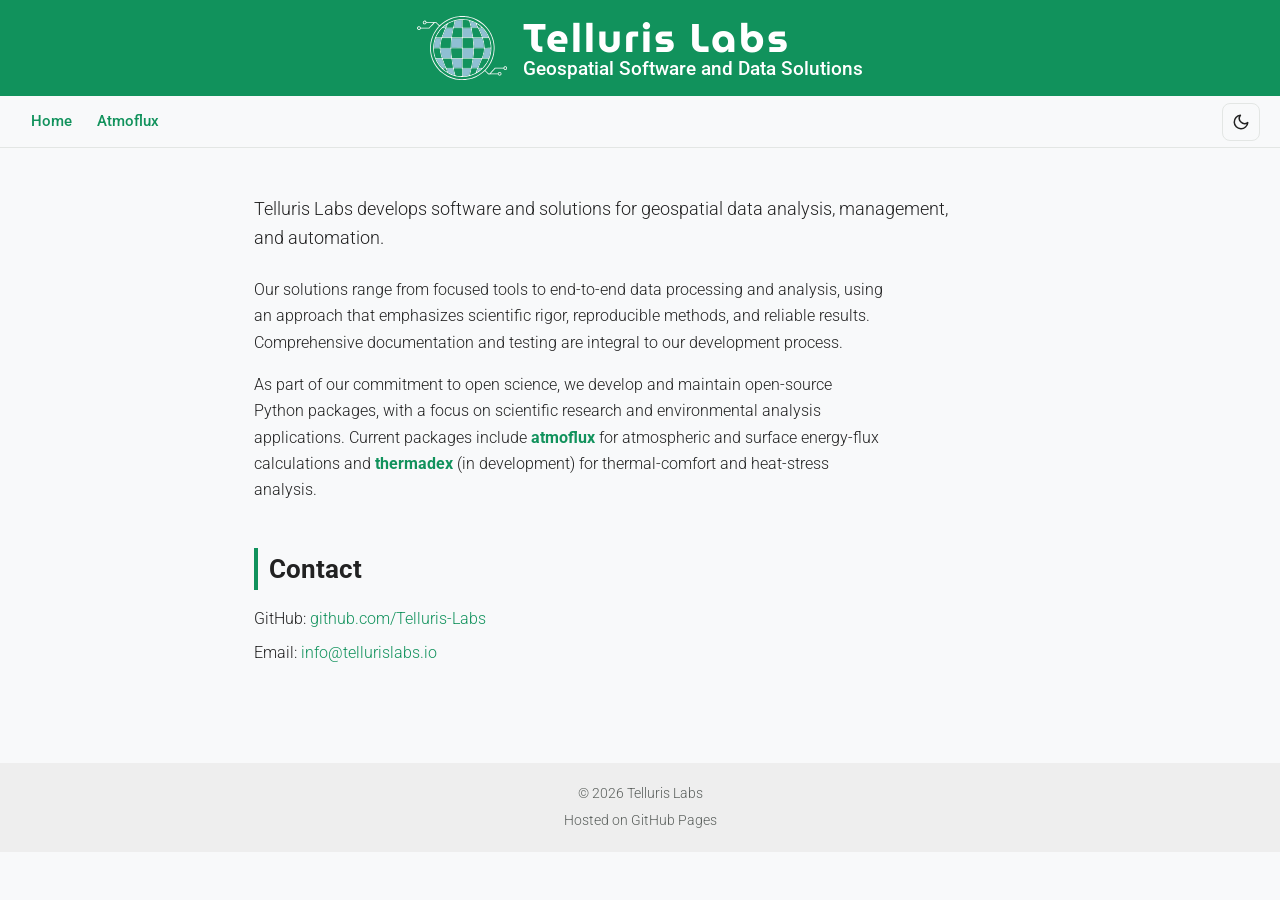
<file: index.html>
<!DOCTYPE html>
<html lang="en" data-theme="light">

<head>
  <meta charset="UTF-8">
  <meta name="viewport" content="width=device-width, initial-scale=1.0">
  <title>Telluris Labs</title>
  <meta name="description" content="Telluris Labs develops software and solutions for geospatial data analysis, management, and automation.">
  <link rel="canonical" href="https://tellurislabs.io/">

  <link rel="preconnect" href="https://fonts.googleapis.com">
  <link rel="preconnect" href="https://fonts.gstatic.com" crossorigin>
  <link href="https://fonts.googleapis.com/css2?family=MuseoModerno:wght@700&family=Roboto:wght@300;500;700&family=Roboto+Mono:wght@400;500&display=swap" rel="stylesheet">

  <script>
    (function () {
      try {
        var s = localStorage.getItem("telluris-theme");
        var d = window.matchMedia && window.matchMedia("(prefers-color-scheme: dark)").matches;
        document.documentElement.setAttribute("data-theme", s || (d ? "dark" : "light"));
      } catch (e) {
        var d2 = window.matchMedia && window.matchMedia("(prefers-color-scheme: dark)").matches;
        document.documentElement.setAttribute("data-theme", d2 ? "dark" : "light");
      }
    })();
  </script>

  <link rel="stylesheet" href="/styles.css">
</head>

<body>
  <div class="page simple">
    <header class="site">
      <a href="/" aria-label="Telluris Labs home" style="display:flex;align-items:center;">
        <img src="/full_color.svg" alt="Telluris Labs Logo" class="logo" onerror="this.style.display='none'">
      </a>
      <div class="header-text">
        <h1><a href="/">Telluris Labs</a></h1>
        <p>Geospatial Software and Data Solutions</p>
      </div>
    </header>

    <nav class="subnav" aria-label="Site navigation and tools">
      <div class="topnav-links">
        <a href="/">Home</a>
        <a href="/atmoflux/">Atmoflux</a>
      </div>
      <span class="spacer"></span>
      <button id="themeToggle" class="theme-toggle" type="button"
              aria-label="Toggle dark mode" title="Toggle light / dark theme">
        <svg class="icon-moon" viewBox="0 0 24 24" fill="none" stroke="currentColor"
             stroke-width="2" stroke-linecap="round" stroke-linejoin="round" aria-hidden="true">
          <path d="M21 12.79A9 9 0 1 1 11.21 3 7 7 0 0 0 21 12.79z"></path>
        </svg>
        <svg class="icon-sun" viewBox="0 0 24 24" fill="none" stroke="currentColor"
             stroke-width="2" stroke-linecap="round" stroke-linejoin="round" aria-hidden="true">
          <circle cx="12" cy="12" r="4"></circle>
          <path d="M12 2v2M12 20v2M4.93 4.93l1.41 1.41M17.66 17.66l1.41 1.41M2 12h2M20 12h2M6.34 17.66l-1.41 1.41M19.07 4.93l-1.41 1.41"></path>
        </svg>
      </button>
    </nav>

    <main>
      <p class="intro">
        Telluris Labs develops software and solutions for geospatial data analysis, management,
        and automation.
      </p>

      <p>
        Our solutions range from focused tools to end-to-end data processing and analysis, using an
        approach that emphasizes scientific rigor, reproducible methods, and reliable results.
        Comprehensive documentation and testing are integral to our development process.
      </p>

      <p>
        As part of our commitment to open science, we develop and maintain open-source Python
        packages, with a focus on scientific research and environmental analysis applications.
        Current packages include <strong><a href="/atmoflux/">atmoflux</a></strong> for
        atmospheric and surface energy-flux calculations and
        <strong><a href="/thermadex/">thermadex</a></strong> (in development) for
        thermal-comfort and heat-stress analysis.
      </p>

      <section id="contact">
        <h2>Contact</h2>
        <ul class="contact-list">
          <li>
            GitHub:
            <a href="https://github.com/Telluris-Labs" target="_blank" rel="noopener noreferrer">github.com/Telluris-Labs</a>
          </li>
          <li>
            Email:
            <a href="mailto:info&#64;tellurislabs&#46;io">info&#64;tellurislabs&#46;io</a>
          </li>
        </ul>
      </section>
    </main>

    <footer class="site">
      <div>&copy; 2026 Telluris Labs</div>
      <div>Hosted on GitHub Pages</div>
    </footer>
  </div>

  <script src="/app.js"></script>
</body>

</html>
</file>
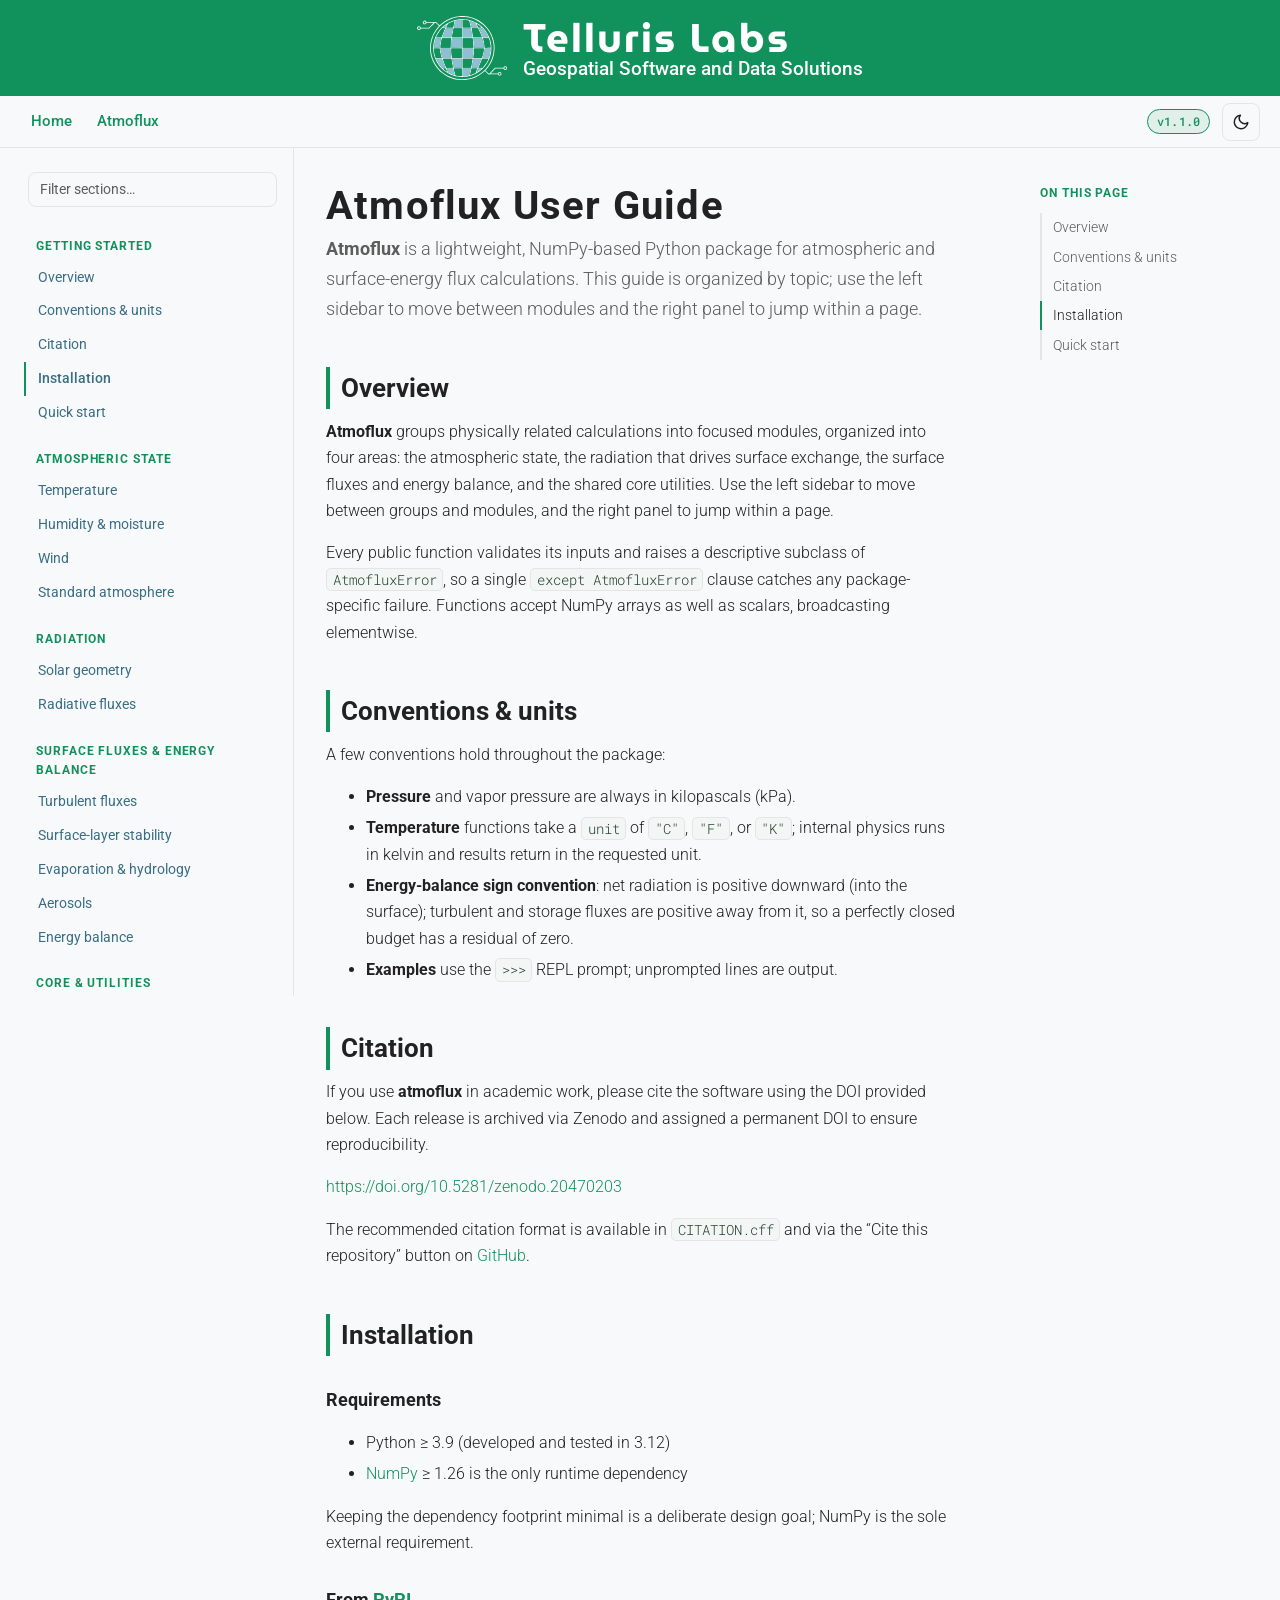
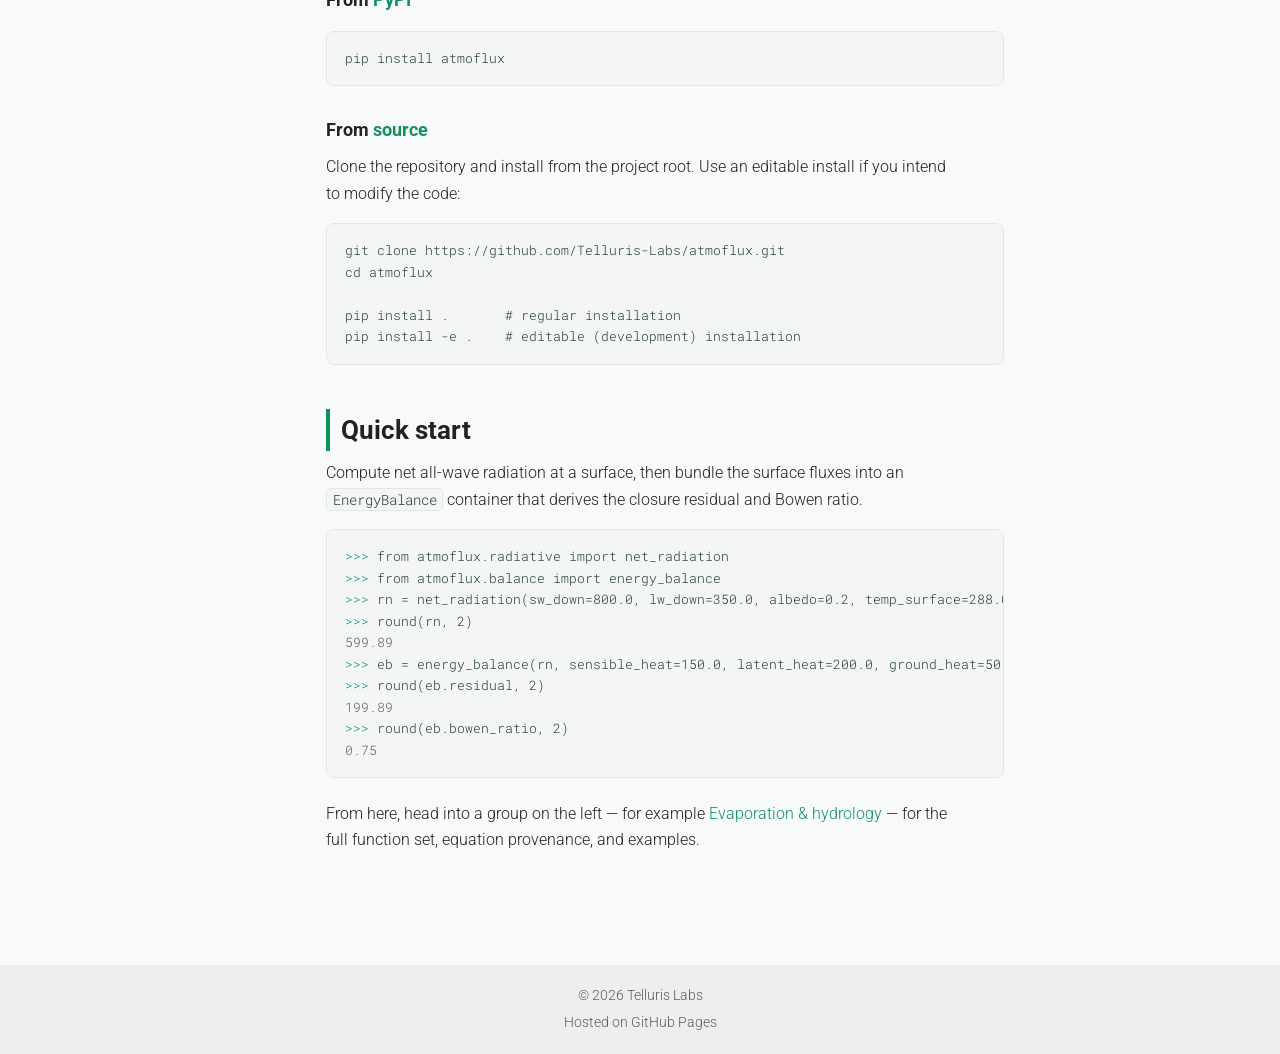
<file: atmoflux/index.html>
<!DOCTYPE html>
<html lang="en" data-theme="light">

<head>
  <meta charset="UTF-8">
  <meta name="viewport" content="width=device-width, initial-scale=1.0">
  <title>Atmoflux User Guide — Telluris Labs</title>
  <meta name="description" content="User guide for atmoflux, a Python package for atmospheric and surface-energy flux calculations by Telluris Labs.">

  <link rel="preconnect" href="https://fonts.googleapis.com">
  <link rel="preconnect" href="https://fonts.gstatic.com" crossorigin>
  <link href="https://fonts.googleapis.com/css2?family=MuseoModerno:wght@700&family=Roboto:wght@300;500;700&family=Roboto+Mono:wght@400;500&display=swap" rel="stylesheet">

  <script>
    (function () {
      try {
        var s = localStorage.getItem("telluris-theme");
        var d = window.matchMedia && window.matchMedia("(prefers-color-scheme: dark)").matches;
        document.documentElement.setAttribute("data-theme", s || (d ? "dark" : "light"));
      } catch (e) {
        var d2 = window.matchMedia && window.matchMedia("(prefers-color-scheme: dark)").matches;
        document.documentElement.setAttribute("data-theme", d2 ? "dark" : "light");
      }
    })();
  </script>

  <link rel="stylesheet" href="/styles.css">
</head>

<body>
  <div class="page">
    <header class="site">
      <a href="/" aria-label="Telluris Labs home" style="display:flex;align-items:center;">
        <img src="/full_color.svg" alt="Telluris Labs Logo" class="logo" onerror="this.style.display='none'">
      </a>
      <div class="header-text">
        <h1><a href="/">Telluris Labs</a></h1>
        <p>Geospatial Software and Data Solutions</p>
      </div>
    </header>
    <nav class="subnav" aria-label="Site navigation and tools">
      <div class="topnav-links">
        <a href="/">Home</a>
        <a href="/atmoflux/">Atmoflux</a>
        <button class="rail-toggle-nav" id="railToggle" type="button"
                aria-expanded="false" aria-controls="railBody" aria-label="Toggle sections menu">
          <span class="caret" aria-hidden="true">▾</span>
        </button>
      </div>
      <span class="spacer"></span>
      <span class="version-pill" title="Documented package version">v1.1.0</span>
      <button id="themeToggle" class="theme-toggle" type="button"
              aria-label="Toggle dark mode" title="Toggle light / dark theme">
        <svg class="icon-moon" viewBox="0 0 24 24" fill="none" stroke="currentColor"
             stroke-width="2" stroke-linecap="round" stroke-linejoin="round" aria-hidden="true">
          <path d="M21 12.79A9 9 0 1 1 11.21 3 7 7 0 0 0 21 12.79z"></path>
        </svg>
        <svg class="icon-sun" viewBox="0 0 24 24" fill="none" stroke="currentColor"
             stroke-width="2" stroke-linecap="round" stroke-linejoin="round" aria-hidden="true">
          <circle cx="12" cy="12" r="4"></circle>
          <path d="M12 2v2M12 20v2M4.93 4.93l1.41 1.41M17.66 17.66l1.41 1.41M2 12h2M20 12h2M6.34 17.66l-1.41 1.41M19.07 4.93l-1.41 1.41"></path>
        </svg>
      </button>
    </nav>

    <div class="layout">
      <aside class="sidebar">
        <div class="rail-body" id="railBody">
          <div class="filter-wrap">
            <input id="navFilter" class="filter-input" type="text"
                   placeholder="Filter sections…" aria-label="Filter guide sections"
                   autocomplete="off" spellcheck="false">
          </div>
        <nav class="toc-nav" id="sidebarNav" aria-label="atmoflux sections">
          <div class="nav-group">
            <a class="group-label" href="/atmoflux/">Getting started</a>
            <a href="/atmoflux/#overview">Overview</a>
            <a href="/atmoflux/#conventions">Conventions &amp; units</a>
            <a href="/atmoflux/#citation">Citation</a>
            <a href="/atmoflux/#installation">Installation</a>
            <a href="/atmoflux/#quickstart">Quick start</a>
          </div>
          <div class="nav-group">
            <a class="group-label" href="/atmoflux/atmospheric-state/">Atmospheric state</a>
            <a href="/atmoflux/atmospheric-state/#temperature">Temperature</a>
            <a href="/atmoflux/atmospheric-state/#humidity">Humidity &amp; moisture</a>
            <a href="/atmoflux/atmospheric-state/#wind">Wind</a>
            <a href="/atmoflux/atmospheric-state/#atmosphere">Standard atmosphere</a>
          </div>
          <div class="nav-group">
            <a class="group-label" href="/atmoflux/radiation/">Radiation</a>
            <a href="/atmoflux/radiation/#solar">Solar geometry</a>
            <a href="/atmoflux/radiation/#radiative">Radiative fluxes</a>
          </div>
          <div class="nav-group">
            <a class="group-label" href="/atmoflux/surface-fluxes/">Surface fluxes &amp; energy balance</a>
            <a href="/atmoflux/surface-fluxes/#turbulent">Turbulent fluxes</a>
            <a href="/atmoflux/surface-fluxes/#stability">Surface-layer stability</a>
            <a href="/atmoflux/surface-fluxes/#hydro">Evaporation &amp; hydrology</a>
            <a href="/atmoflux/surface-fluxes/#aerosols">Aerosols</a>
            <a href="/atmoflux/surface-fluxes/#balance">Energy balance</a>
          </div>
          <div class="nav-group">
            <a class="group-label" href="/atmoflux/core-utilities/">Core &amp; utilities</a>
            <a href="/atmoflux/core-utilities/#core">Core data structures</a>
            <a href="/atmoflux/core-utilities/#constants">Constants</a>
            <a href="/atmoflux/core-utilities/#exceptions">Exceptions</a>
          </div>
        </nav>
          <div class="filter-empty" id="filterEmpty">No matching sections.</div>
        </div>
      </aside>

      <main>
        <h1 class="page-title">Atmoflux User Guide</h1>
        <p class="lede">
          <strong>Atmoflux</strong> is a lightweight, NumPy-based Python package for atmospheric and
          surface-energy flux calculations. This guide is organized by topic; use the left sidebar to
          move between modules and the right panel to jump within a page.
        </p>
        <section id="overview">
          <h2>Overview<a class="anchor" href="#overview" aria-hidden="true">#</a></h2>
          <p>
            <strong>Atmoflux</strong> groups physically related calculations into focused modules,
            organized into four areas: the atmospheric state, the radiation that drives surface
            exchange, the surface fluxes and energy balance, and the shared core utilities. Use the
            left sidebar to move between groups and modules, and the right panel to jump within a page.
          </p>
          <p>
            Every public function validates its inputs and raises a descriptive subclass of
            <code>AtmofluxError</code>, so a single <code>except&nbsp;AtmofluxError</code> clause
            catches any package-specific failure. Functions accept NumPy arrays as well as scalars,
            broadcasting elementwise.
          </p>
        </section>

        <section id="conventions">
          <h2>Conventions &amp; units<a class="anchor" href="#conventions" aria-hidden="true">#</a></h2>
          <p>A few conventions hold throughout the package:</p>
          <ul>
            <li><strong>Pressure</strong> and vapor pressure are always in kilopascals (kPa).</li>
            <li><strong>Temperature</strong> functions take a <code>unit</code> of <code>"C"</code>,
              <code>"F"</code>, or <code>"K"</code>; internal physics runs in kelvin and results
              return in the requested unit.</li>
            <li><strong>Energy-balance sign convention</strong>: net radiation is positive downward
              (into the surface); turbulent and storage fluxes are positive away from it, so a
              perfectly closed budget has a residual of zero.</li>
            <li><strong>Examples</strong> use the <code>&gt;&gt;&gt;</code> REPL prompt; unprompted
              lines are output.</li>
          </ul>
        </section>

        <section id="citation">
          <h2>Citation<a class="anchor" href="#citation" aria-hidden="true">#</a></h2>
          <p>
            If you use <strong>atmoflux</strong> in academic work, please cite the software using the
            DOI provided below. Each release is archived via Zenodo and assigned a permanent DOI to
            ensure reproducibility.
          </p>
          <p>
            <a href="https://doi.org/10.5281/zenodo.20470203" target="_blank" rel="noopener noreferrer">https://doi.org/10.5281/zenodo.20470203</a>
          </p>
          <p>
            The recommended citation format is available in <code>CITATION.cff</code> and via the
            &ldquo;Cite this repository&rdquo; button on
            <a href="https://github.com/Telluris-Labs/atmoflux" target="_blank" rel="noopener noreferrer">GitHub</a>.
          </p>
        </section>

        <section id="installation">
          <h2>Installation<a class="anchor" href="#installation" aria-hidden="true">#</a></h2>
          <h3>Requirements</h3>
          <ul>
            <li>Python &ge; 3.9 (developed and tested in 3.12)</li>
            <li><a href="https://numpy.org/" target="_blank" rel="noopener noreferrer">NumPy</a> &ge; 1.26 is the only runtime dependency</li>
          </ul>
          <p>
            Keeping the dependency footprint minimal is a deliberate design goal; NumPy is the sole
            external requirement.
          </p>
          <h3>From <a href="https://pypi.org/project/atmoflux/" target="_blank" rel="noopener noreferrer">PyPI</a></h3>
          <div class="codeblock"><pre><code>pip install atmoflux</code></pre></div>
          <h3>From <a href="https://github.com/Telluris-Labs/atmoflux" target="_blank" rel="noopener noreferrer">source</a></h3>
          <p>
            Clone the repository and install from the project root. Use an editable install if you
            intend to modify the code:
          </p>
          <div class="codeblock"><pre><code>git clone https://github.com/Telluris-Labs/atmoflux.git
cd atmoflux

pip install .       # regular installation
pip install -e .    # editable (development) installation</code></pre></div>
        </section>

        <section id="quickstart">
          <h2>Quick start<a class="anchor" href="#quickstart" aria-hidden="true">#</a></h2>
          <p>
            Compute net all-wave radiation at a surface, then bundle the surface fluxes into an
            <code>EnergyBalance</code> container that derives the closure residual and Bowen ratio.
          </p>
          <div class="codeblock"><pre><code><span class="prompt">&gt;&gt;&gt; </span>from atmoflux.radiative import net_radiation
<span class="prompt">&gt;&gt;&gt; </span>from atmoflux.balance import energy_balance
<span class="prompt">&gt;&gt;&gt; </span>rn = net_radiation(sw_down=800.0, lw_down=350.0, albedo=0.2, temp_surface=288.0)
<span class="prompt">&gt;&gt;&gt; </span>round(rn, 2)
<span class="out">599.89</span>
<span class="prompt">&gt;&gt;&gt; </span>eb = energy_balance(rn, sensible_heat=150.0, latent_heat=200.0, ground_heat=50.0)
<span class="prompt">&gt;&gt;&gt; </span>round(eb.residual, 2)
<span class="out">199.89</span>
<span class="prompt">&gt;&gt;&gt; </span>round(eb.bowen_ratio, 2)
<span class="out">0.75</span></code></pre></div>
          <p>
            From here, head into a group on the left &mdash; for example
            <a href="/atmoflux/surface-fluxes/#hydro">Evaporation &amp; hydrology</a> &mdash; for the full
            function set, equation provenance, and examples.
          </p>
        </section>
      </main>

      <aside class="onthispage" aria-label="On this page">
        <div class="otp-label">On this page</div>
        <nav id="otpNav">
          <a href="#overview">Overview</a>
          <a href="#conventions">Conventions &amp; units</a>
          <a href="#citation">Citation</a>
          <a href="#installation">Installation</a>
          <a href="#quickstart">Quick start</a>
        </nav>
      </aside>
    </div>

    <footer class="site">
      <div>&copy; 2026 Telluris Labs</div>
      <div>Hosted on GitHub Pages</div>
    </footer>
  </div>

  <script src="/app.js"></script>
</body>

</html>
</file>
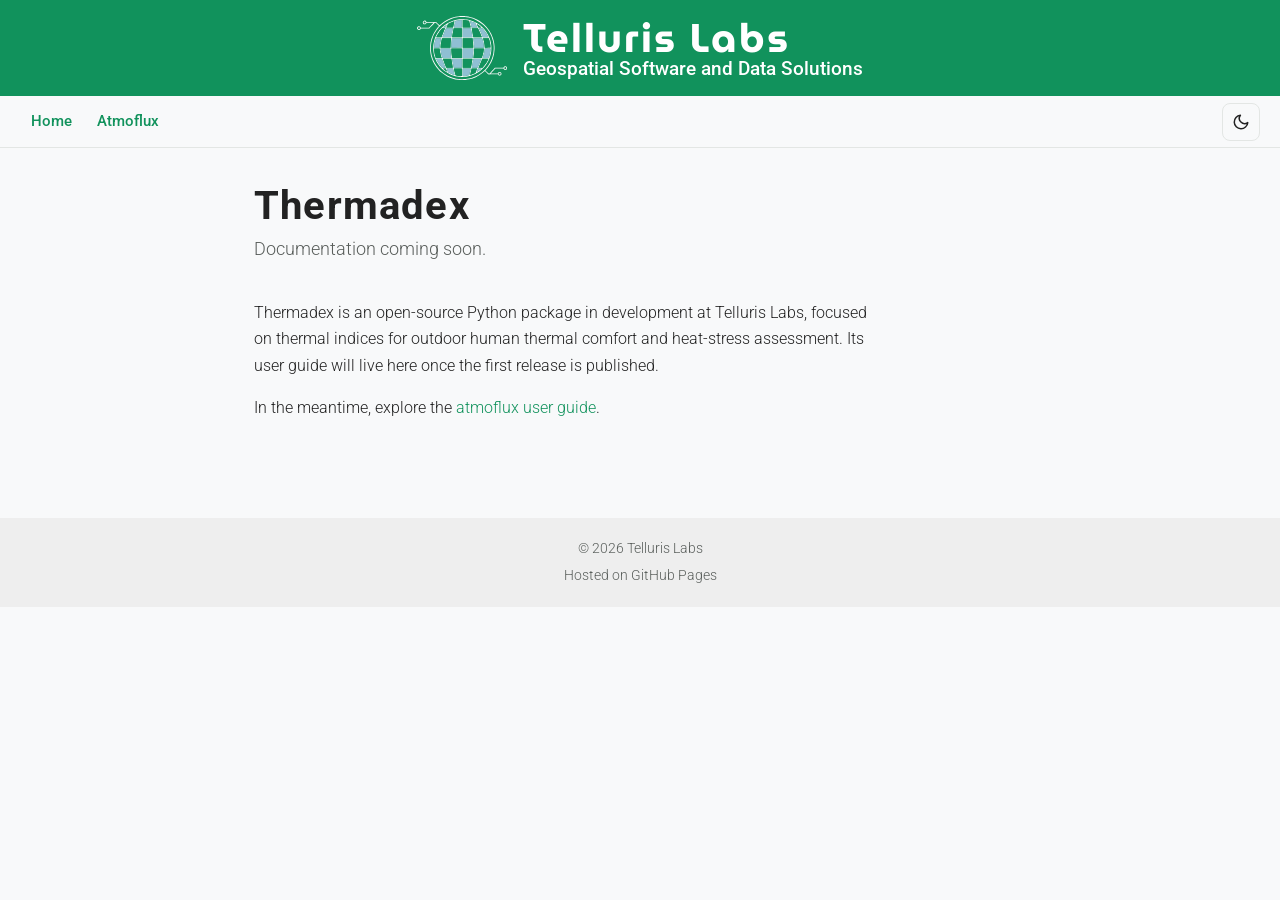
<file: thermadex/index.html>
<!DOCTYPE html>
<html lang="en" data-theme="light">

<head>
  <meta charset="UTF-8">
  <meta name="viewport" content="width=device-width, initial-scale=1.0">
  <title>Thermadex — Telluris Labs</title>
  <meta name="description" content="Thermadex is an open-source Python package in development at Telluris Labs for thermal-comfort and heat-stress analysis. Documentation coming soon.">
  <link rel="canonical" href="https://tellurislabs.io/thermadex/">

  <link rel="preconnect" href="https://fonts.googleapis.com">
  <link rel="preconnect" href="https://fonts.gstatic.com" crossorigin>
  <link href="https://fonts.googleapis.com/css2?family=MuseoModerno:wght@700&family=Roboto:wght@300;500;700&family=Roboto+Mono:wght@400;500&display=swap" rel="stylesheet">

  <script>
    (function () {
      try {
        var s = localStorage.getItem("telluris-theme");
        var d = window.matchMedia && window.matchMedia("(prefers-color-scheme: dark)").matches;
        document.documentElement.setAttribute("data-theme", s || (d ? "dark" : "light"));
      } catch (e) {
        var d2 = window.matchMedia && window.matchMedia("(prefers-color-scheme: dark)").matches;
        document.documentElement.setAttribute("data-theme", d2 ? "dark" : "light");
      }
    })();
  </script>

  <link rel="stylesheet" href="/styles.css">
</head>

<body>
  <div class="page simple">
    <header class="site">
      <a href="/" aria-label="Telluris Labs home" style="display:flex;align-items:center;">
        <img src="/full_color.svg" alt="Telluris Labs Logo" class="logo" onerror="this.style.display='none'">
      </a>
      <div class="header-text">
        <h1><a href="/">Telluris Labs</a></h1>
        <p>Geospatial Software and Data Solutions</p>
      </div>
    </header>

    <nav class="subnav" aria-label="Site navigation and tools">
      <div class="topnav-links">
        <a href="/">Home</a>
        <a href="/atmoflux/">Atmoflux</a>
      </div>
      <span class="spacer"></span>
      <button id="themeToggle" class="theme-toggle" type="button"
              aria-label="Toggle dark mode" title="Toggle light / dark theme">
        <svg class="icon-moon" viewBox="0 0 24 24" fill="none" stroke="currentColor"
             stroke-width="2" stroke-linecap="round" stroke-linejoin="round" aria-hidden="true">
          <path d="M21 12.79A9 9 0 1 1 11.21 3 7 7 0 0 0 21 12.79z"></path>
        </svg>
        <svg class="icon-sun" viewBox="0 0 24 24" fill="none" stroke="currentColor"
             stroke-width="2" stroke-linecap="round" stroke-linejoin="round" aria-hidden="true">
          <circle cx="12" cy="12" r="4"></circle>
          <path d="M12 2v2M12 20v2M4.93 4.93l1.41 1.41M17.66 17.66l1.41 1.41M2 12h2M20 12h2M6.34 17.66l-1.41 1.41M19.07 4.93l-1.41 1.41"></path>
        </svg>
      </button>
    </nav>

    <main>
      <h1 class="page-title">Thermadex</h1>
      <p class="lede">Documentation coming soon.</p>
      <p>
        Thermadex is an open-source Python package in development at Telluris Labs, focused on
        thermal indices for outdoor human thermal comfort and heat-stress assessment. Its user guide
        will live here once the first release is published.
      </p>
      <p>
        In the meantime, explore the <a href="/atmoflux/">atmoflux user guide</a>.
      </p>
    </main>

    <footer class="site">
      <div>&copy; 2026 Telluris Labs</div>
      <div>Hosted on GitHub Pages</div>
    </footer>
  </div>

  <script src="/app.js"></script>
</body>

</html>
</file>
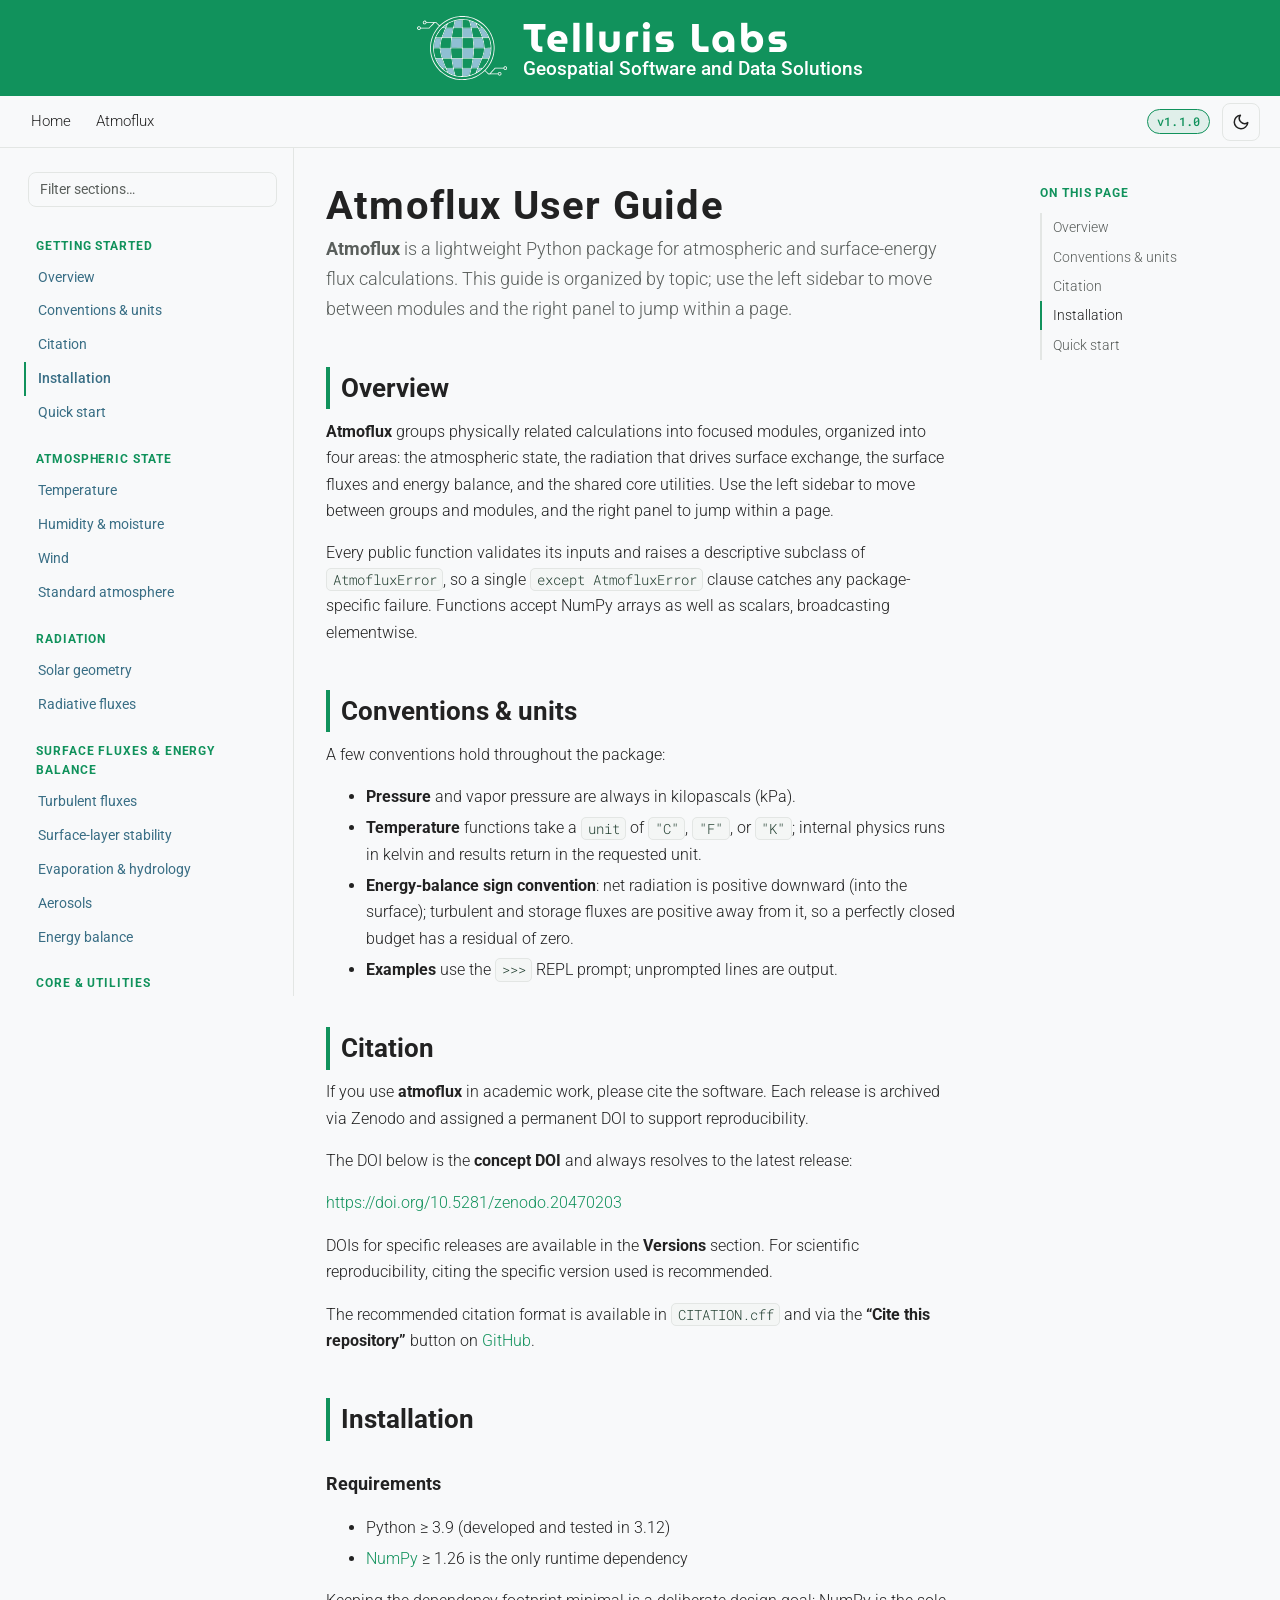
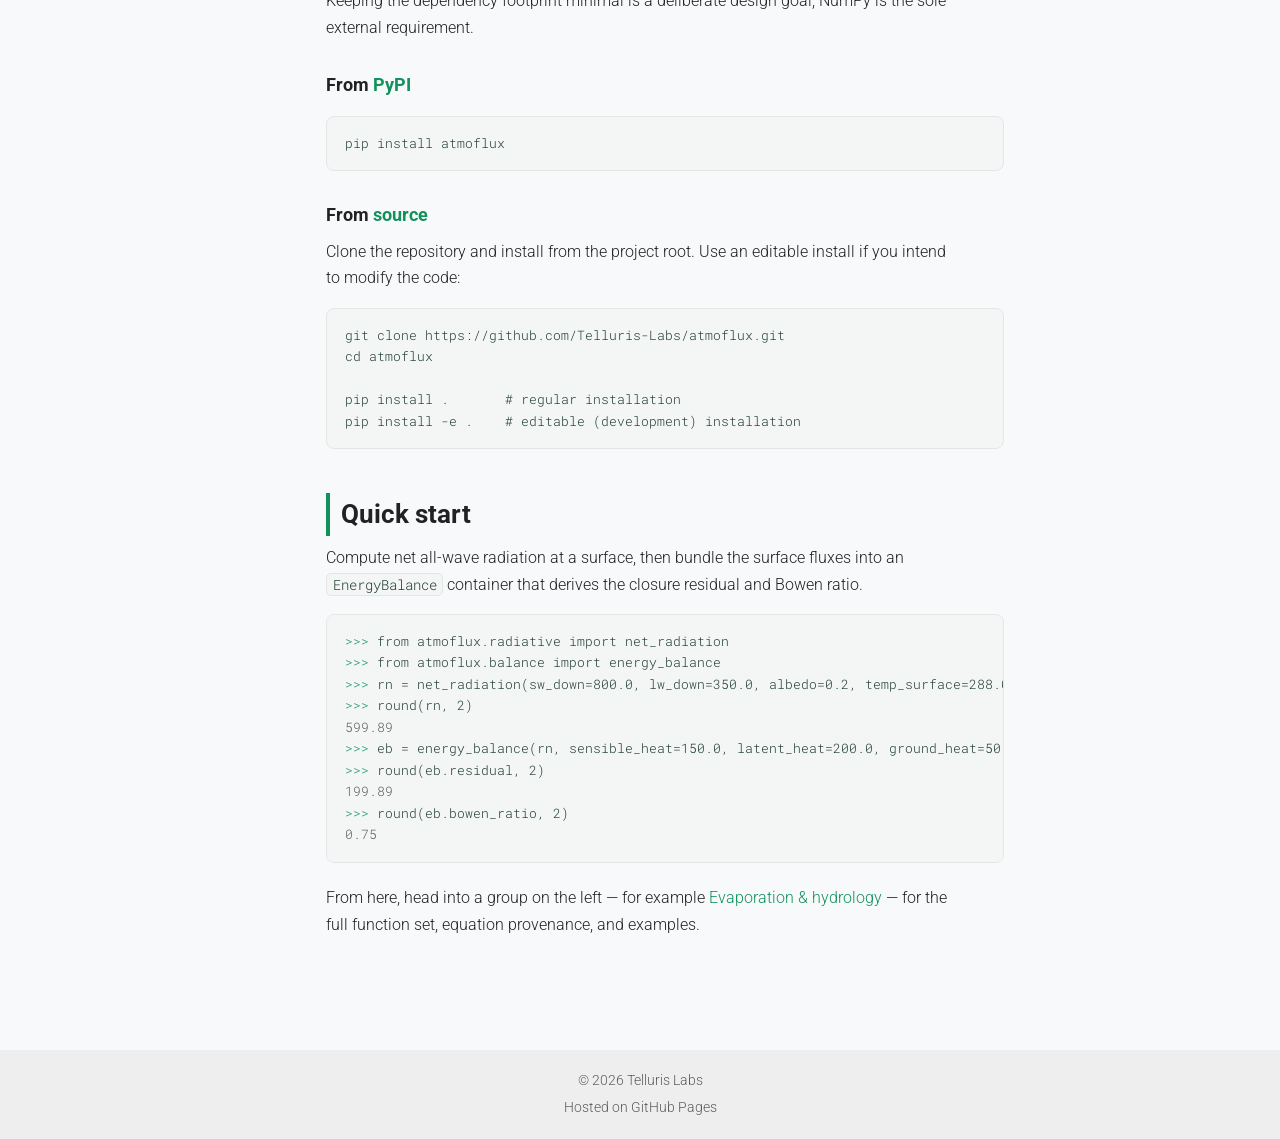
<file: atmoflux.html>
<!DOCTYPE html>
<html lang="en" data-theme="light">

<head>
  <meta charset="UTF-8">
  <meta name="viewport" content="width=device-width, initial-scale=1.0">
  <title>Atmoflux User Guide — Telluris Labs</title>
  <meta name="description" content="User guide for atmoflux, a Python package for atmospheric and surface-energy flux calculations by Telluris Labs.">

  <link rel="preconnect" href="https://fonts.googleapis.com">
  <link rel="preconnect" href="https://fonts.gstatic.com" crossorigin>
  <link href="https://fonts.googleapis.com/css2?family=MuseoModerno:wght@700&family=Roboto:wght@300;500;700&family=Roboto+Mono:wght@400;500&display=swap" rel="stylesheet">

  <script>
    (function () {
      try {
        var s = localStorage.getItem("telluris-theme");
        var d = window.matchMedia && window.matchMedia("(prefers-color-scheme: dark)").matches;
        document.documentElement.setAttribute("data-theme", s || (d ? "dark" : "light"));
      } catch (e) {
        var d2 = window.matchMedia && window.matchMedia("(prefers-color-scheme: dark)").matches;
        document.documentElement.setAttribute("data-theme", d2 ? "dark" : "light");
      }
    })();
  </script>

  <link rel="stylesheet" href="styles.css">
</head>

<body>
  <div class="page">
    <header class="site">
      <a href="index.html" aria-label="Telluris Labs home" style="display:flex;align-items:center;">
        <img src="full_color.svg" alt="Telluris Labs Logo" class="logo" onerror="this.style.display='none'">
      </a>
      <div class="header-text">
        <h1><a href="index.html">Telluris Labs</a></h1>
        <p>Geospatial Software and Data Solutions</p>
      </div>
    </header>
    <nav class="subnav" aria-label="Site navigation and tools">
      <div class="topnav-links">
        <a href="index.html">Home</a>
        <a href="/atmoflux/">Atmoflux</a>
        <button class="rail-toggle-nav" id="railToggle" type="button"
                aria-expanded="false" aria-controls="railBody" aria-label="Toggle sections menu">
          <span class="caret" aria-hidden="true">▾</span>
        </button>
      </div>
      <span class="spacer"></span>
      <span class="version-pill" title="Documented package version">v1.1.0</span>
      <button id="themeToggle" class="theme-toggle" type="button"
              aria-label="Toggle dark mode" title="Toggle light / dark theme">
        <svg class="icon-moon" viewBox="0 0 24 24" fill="none" stroke="currentColor"
             stroke-width="2" stroke-linecap="round" stroke-linejoin="round" aria-hidden="true">
          <path d="M21 12.79A9 9 0 1 1 11.21 3 7 7 0 0 0 21 12.79z"></path>
        </svg>
        <svg class="icon-sun" viewBox="0 0 24 24" fill="none" stroke="currentColor"
             stroke-width="2" stroke-linecap="round" stroke-linejoin="round" aria-hidden="true">
          <circle cx="12" cy="12" r="4"></circle>
          <path d="M12 2v2M12 20v2M4.93 4.93l1.41 1.41M17.66 17.66l1.41 1.41M2 12h2M20 12h2M6.34 17.66l-1.41 1.41M19.07 4.93l-1.41 1.41"></path>
        </svg>
      </button>
    </nav>

    <div class="layout">
      <aside class="sidebar">
        <div class="rail-body" id="railBody">
          <div class="filter-wrap">
            <input id="navFilter" class="filter-input" type="text"
                   placeholder="Filter sections…" aria-label="Filter guide sections"
                   autocomplete="off" spellcheck="false">
          </div>
        <nav class="toc-nav" id="sidebarNav" aria-label="atmoflux sections">
          <div class="nav-group">
            <a class="group-label" href="/atmoflux/">Getting started</a>
            <a href="atmoflux.html#overview">Overview</a>
            <a href="atmoflux.html#conventions">Conventions &amp; units</a>
            <a href="atmoflux.html#citation">Citation</a>
            <a href="atmoflux.html#installation">Installation</a>
            <a href="atmoflux.html#quickstart">Quick start</a>
          </div>
          <div class="nav-group">
            <a class="group-label" href="/atmoflux/atmospheric-state/">Atmospheric state</a>
            <a href="/atmoflux/atmospheric-state/#temperature">Temperature</a>
            <a href="/atmoflux/atmospheric-state/#humidity">Humidity &amp; moisture</a>
            <a href="/atmoflux/atmospheric-state/#wind">Wind</a>
            <a href="/atmoflux/atmospheric-state/#atmosphere">Standard atmosphere</a>
          </div>
          <div class="nav-group">
            <a class="group-label" href="/atmoflux/radiation/">Radiation</a>
            <a href="/atmoflux/radiation/#solar">Solar geometry</a>
            <a href="/atmoflux/radiation/#radiative">Radiative fluxes</a>
          </div>
          <div class="nav-group">
            <a class="group-label" href="/atmoflux/surface-fluxes/">Surface fluxes &amp; energy balance</a>
            <a href="/atmoflux/surface-fluxes/#turbulent">Turbulent fluxes</a>
            <a href="/atmoflux/surface-fluxes/#stability">Surface-layer stability</a>
            <a href="/atmoflux/surface-fluxes/#hydro">Evaporation &amp; hydrology</a>
            <a href="/atmoflux/surface-fluxes/#aerosols">Aerosols</a>
            <a href="/atmoflux/surface-fluxes/#balance">Energy balance</a>
          </div>
          <div class="nav-group">
            <a class="group-label" href="/atmoflux/core-utilities/">Core &amp; utilities</a>
            <a href="/atmoflux/core-utilities/#core">Core data structures</a>
            <a href="/atmoflux/core-utilities/#constants">Constants</a>
            <a href="/atmoflux/core-utilities/#exceptions">Exceptions</a>
          </div>
        </nav>
          <div class="filter-empty" id="filterEmpty">No matching sections.</div>
        </div>
      </aside>

      <main>
        <h1 class="page-title">Atmoflux User Guide</h1>
        <p class="lede">
          <strong>Atmoflux</strong> is a lightweight Python package for atmospheric and
          surface-energy flux calculations. This guide is organized by topic; use the left sidebar to
          move between modules and the right panel to jump within a page.
        </p>
        <section id="overview">
          <h2>Overview<a class="anchor" href="#overview" aria-hidden="true">#</a></h2>
          <p>
            <strong>Atmoflux</strong> groups physically related calculations into focused modules,
            organized into four areas: the atmospheric state, the radiation that drives surface
            exchange, the surface fluxes and energy balance, and the shared core utilities. Use the
            left sidebar to move between groups and modules, and the right panel to jump within a page.
          </p>
          <p>
            Every public function validates its inputs and raises a descriptive subclass of
            <code>AtmofluxError</code>, so a single <code>except&nbsp;AtmofluxError</code> clause
            catches any package-specific failure. Functions accept NumPy arrays as well as scalars,
            broadcasting elementwise.
          </p>
        </section>

        <section id="conventions">
          <h2>Conventions &amp; units<a class="anchor" href="#conventions" aria-hidden="true">#</a></h2>
          <p>A few conventions hold throughout the package:</p>
          <ul>
            <li><strong>Pressure</strong> and vapor pressure are always in kilopascals (kPa).</li>
            <li><strong>Temperature</strong> functions take a <code>unit</code> of <code>"C"</code>,
              <code>"F"</code>, or <code>"K"</code>; internal physics runs in kelvin and results
              return in the requested unit.</li>
            <li><strong>Energy-balance sign convention</strong>: net radiation is positive downward
              (into the surface); turbulent and storage fluxes are positive away from it, so a
              perfectly closed budget has a residual of zero.</li>
            <li><strong>Examples</strong> use the <code>&gt;&gt;&gt;</code> REPL prompt; unprompted
              lines are output.</li>
          </ul>
        </section>

        <section id="citation">
          <h2>Citation<a class="anchor" href="#citation" aria-hidden="true">#</a></h2>
          <p>
            If you use <strong>atmoflux</strong> in academic work, please cite the software. 
            Each release is archived via Zenodo and assigned a permanent DOI to
            support reproducibility.
          </p>
          <p>
            The DOI below is the <strong>concept DOI</strong> and always resolves to the latest release:
          </p>
          <p>
            <a href="https://doi.org/10.5281/zenodo.20470203" target="_blank" rel="noopener noreferrer">https://doi.org/10.5281/zenodo.20470203</a>
          </p>
          <p>
            DOIs for specific releases are available in the <strong>Versions</strong> section. For scientific reproducibility, citing the specific version used is recommended.
          </p>
          <p>
            The recommended citation format is available in <code>CITATION.cff</code> and via the
            <strong>&ldquo;Cite this repository&rdquo;</strong> button on
            <a href="https://github.com/Telluris-Labs/atmoflux" target="_blank" rel="noopener noreferrer">GitHub</a>.
          </p>
        </section>
        
        <section id="installation">
          <h2>Installation<a class="anchor" href="#installation" aria-hidden="true">#</a></h2>
          <h3>Requirements</h3>
          <ul>
            <li>Python &ge; 3.9 (developed and tested in 3.12)</li>
            <li><a href="https://numpy.org/" target="_blank" rel="noopener noreferrer">NumPy</a> &ge; 1.26 is the only runtime dependency</li>
          </ul>
          <p>
            Keeping the dependency footprint minimal is a deliberate design goal; NumPy is the sole
            external requirement.
          </p>
          <h3>From <a href="https://pypi.org/project/atmoflux/" target="_blank" rel="noopener noreferrer">PyPI</a></h3>
          <div class="codeblock"><pre><code>pip install atmoflux</code></pre></div>
          <h3>From <a href="https://github.com/Telluris-Labs/atmoflux" target="_blank" rel="noopener noreferrer">source</a></h3>
          <p>
            Clone the repository and install from the project root. Use an editable install if you
            intend to modify the code:
          </p>
          <div class="codeblock"><pre><code>git clone https://github.com/Telluris-Labs/atmoflux.git
cd atmoflux

pip install .       # regular installation
pip install -e .    # editable (development) installation</code></pre></div>
        </section>

        <section id="quickstart">
          <h2>Quick start<a class="anchor" href="#quickstart" aria-hidden="true">#</a></h2>
          <p>
            Compute net all-wave radiation at a surface, then bundle the surface fluxes into an
            <code>EnergyBalance</code> container that derives the closure residual and Bowen ratio.
          </p>
          <div class="codeblock"><pre><code><span class="prompt">&gt;&gt;&gt; </span>from atmoflux.radiative import net_radiation
<span class="prompt">&gt;&gt;&gt; </span>from atmoflux.balance import energy_balance
<span class="prompt">&gt;&gt;&gt; </span>rn = net_radiation(sw_down=800.0, lw_down=350.0, albedo=0.2, temp_surface=288.0)
<span class="prompt">&gt;&gt;&gt; </span>round(rn, 2)
<span class="out">599.89</span>
<span class="prompt">&gt;&gt;&gt; </span>eb = energy_balance(rn, sensible_heat=150.0, latent_heat=200.0, ground_heat=50.0)
<span class="prompt">&gt;&gt;&gt; </span>round(eb.residual, 2)
<span class="out">199.89</span>
<span class="prompt">&gt;&gt;&gt; </span>round(eb.bowen_ratio, 2)
<span class="out">0.75</span></code></pre></div>
          <p>
            From here, head into a group on the left &mdash; for example
            <a href="/atmoflux/surface-fluxes/#hydro">Evaporation &amp; hydrology</a> &mdash; for the full
            function set, equation provenance, and examples.
          </p>
        </section>
      </main>

      <aside class="onthispage" aria-label="On this page">
        <div class="otp-label">On this page</div>
        <nav id="otpNav">
          <a href="#overview">Overview</a>
          <a href="#conventions">Conventions &amp; units</a>
          <a href="#citation">Citation</a>
          <a href="#installation">Installation</a>
          <a href="#quickstart">Quick start</a>
        </nav>
      </aside>
    </div>

    <footer class="site">
      <div>&copy; 2026 Telluris Labs</div>
      <div>Hosted on GitHub Pages</div>
    </footer>
  </div>

  <script src="app.js"></script>
</body>

</html>
</file>
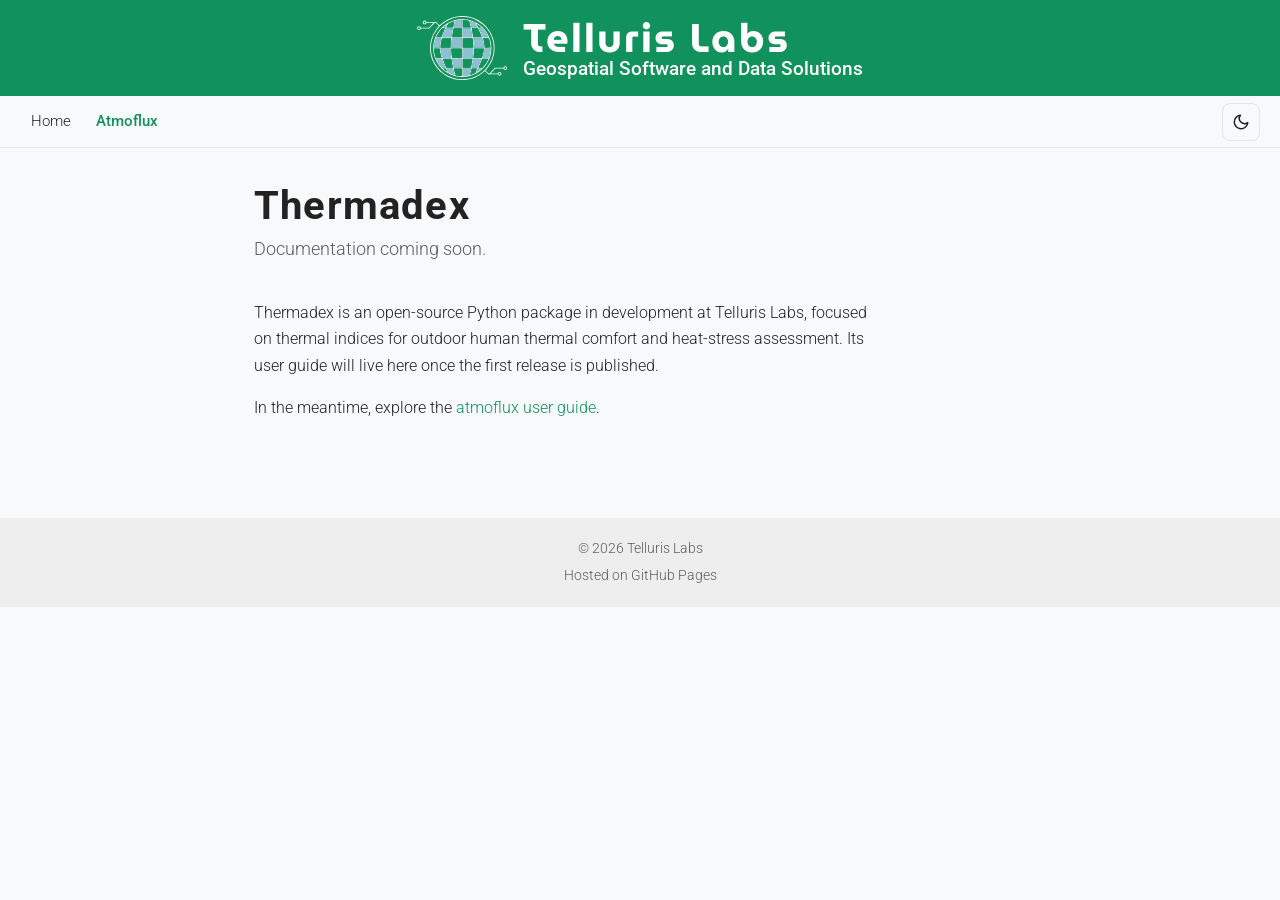
<file: thermadex.html>
<!DOCTYPE html>
<html lang="en" data-theme="light">

<head>
  <meta charset="UTF-8">
  <meta name="viewport" content="width=device-width, initial-scale=1.0">
  <title>Thermadex — Telluris Labs</title>
  <meta name="description" content="Thermadex is an open-source Python package in development at Telluris Labs for thermal-comfort and heat-stress analysis. Documentation coming soon.">
  <link rel="canonical" href="https://tellurislabs.io/thermadex.html">

  <link rel="preconnect" href="https://fonts.googleapis.com">
  <link rel="preconnect" href="https://fonts.gstatic.com" crossorigin>
  <link href="https://fonts.googleapis.com/css2?family=MuseoModerno:wght@700&family=Roboto:wght@300;500;700&family=Roboto+Mono:wght@400;500&display=swap" rel="stylesheet">

  <script>
    (function () {
      try {
        var s = localStorage.getItem("telluris-theme");
        var d = window.matchMedia && window.matchMedia("(prefers-color-scheme: dark)").matches;
        document.documentElement.setAttribute("data-theme", s || (d ? "dark" : "light"));
      } catch (e) {
        var d2 = window.matchMedia && window.matchMedia("(prefers-color-scheme: dark)").matches;
        document.documentElement.setAttribute("data-theme", d2 ? "dark" : "light");
      }
    })();
  </script>

  <link rel="stylesheet" href="styles.css">
</head>

<body>
  <div class="page simple">
    <header class="site">
      <a href="index.html" aria-label="Telluris Labs home" style="display:flex;align-items:center;">
        <img src="full_color.svg" alt="Telluris Labs Logo" class="logo" onerror="this.style.display='none'">
      </a>
      <div class="header-text">
        <h1><a href="index.html">Telluris Labs</a></h1>
        <p>Geospatial Software and Data Solutions</p>
      </div>
    </header>

    <nav class="subnav" aria-label="Site navigation and tools">
      <div class="topnav-links">
        <a href="index.html">Home</a>
        <a href="atmoflux.html">Atmoflux</a>
      </div>
      <span class="spacer"></span>
      <button id="themeToggle" class="theme-toggle" type="button"
              aria-label="Toggle dark mode" title="Toggle light / dark theme">
        <svg class="icon-moon" viewBox="0 0 24 24" fill="none" stroke="currentColor"
             stroke-width="2" stroke-linecap="round" stroke-linejoin="round" aria-hidden="true">
          <path d="M21 12.79A9 9 0 1 1 11.21 3 7 7 0 0 0 21 12.79z"></path>
        </svg>
        <svg class="icon-sun" viewBox="0 0 24 24" fill="none" stroke="currentColor"
             stroke-width="2" stroke-linecap="round" stroke-linejoin="round" aria-hidden="true">
          <circle cx="12" cy="12" r="4"></circle>
          <path d="M12 2v2M12 20v2M4.93 4.93l1.41 1.41M17.66 17.66l1.41 1.41M2 12h2M20 12h2M6.34 17.66l-1.41 1.41M19.07 4.93l-1.41 1.41"></path>
        </svg>
      </button>
    </nav>

    <main>
      <h1 class="page-title">Thermadex</h1>
      <p class="lede">Documentation coming soon.</p>
      <p>
        Thermadex is an open-source Python package in development at Telluris Labs, focused on
        thermal indices for outdoor human thermal comfort and heat-stress assessment. Its user guide
        will live here once the first release is published.
      </p>
      <p>
        In the meantime, explore the <a href="atmoflux.html">atmoflux user guide</a>.
      </p>
    </main>

    <footer class="site">
      <div>&copy; 2026 Telluris Labs</div>
      <div>Hosted on GitHub Pages</div>
    </footer>
  </div>

  <script src="app.js"></script>
</body>

</html>
</file>
<file: styles.css>
/* =====================================================================
   Telluris Labs — shared documentation styles
   Single source of truth for all package guide pages. Edit here once and
   every page updates. Palette and tokens follow the home page (index.html).
   ===================================================================== */

/* ---------- Design tokens ---------- */
:root {
  --brand: #11925c;
  /* constant brand green (header), both themes */
  --brand-deep: #0c6f45;
  --radius: 8px;
  --maxw-content: 820px;
  --sidebar-w: 270px;
  --toc-w: 220px;
  --header-h: 96px;
  --subnav-h: 52px;
  --font-display: 'MuseoModerno', sans-serif;
  --font-body: 'Roboto', sans-serif;
  --font-mono: 'Roboto Mono', ui-monospace, 'SFMono-Regular', Menlo, monospace;
}

html[data-theme="light"] {
  color-scheme: light;
  --bg: #F8F9FA;
  --surface: #F8F9FA;
  --surface-2: #eee;
  --surface-3: #F8F9FA;
  --text: #222222;
  --text-2: #396e85;
  --muted: #5a5f5c;
  --border: #e3e6e4;
  --accent: #11925c;
  --accent-soft: rgba(17, 146, 92, 0.10);
  --code-bg: #f4f6f5;
  --code-text: #1d3b2c;
  --code-border: #e3e6e4;
  --shadow: 0 1px 2px rgba(0, 0, 0, 0.05), 0 8px 24px rgba(0, 0, 0, 0.04);
  --table-stripe: #fafbfa;
}

html[data-theme="dark"] {
  color-scheme: dark;
  --bg: #0e1411;
  --surface: #151c18;
  --surface-2: #1b2420;
  --surface-3: #1b2420;
  --text: #e7eae8;
  --text-2: #b8deec;
  --muted: #98a39d;
  --border: #27322c;
  --accent: #34c585;
  --accent-soft: rgba(52, 197, 133, 0.14);
  --code-bg: #121a15;
  --code-text: #b9e7cf;
  --code-border: #27322c;
  --shadow: 0 1px 2px rgba(0, 0, 0, 0.4), 0 12px 30px rgba(0, 0, 0, 0.35);
  --table-stripe: #18201c;
}

* {
  box-sizing: border-box;
}

html {
  scroll-behavior: smooth;
  min-height: 100%;
  background-color: var(--bg);
  transition: background-color 0.25s ease;
}

body {
  margin: 0;
  padding: 0;
  min-height: 100vh;
  font-family: var(--font-body);
  font-weight: 300;
  line-height: 1.65;
  color: var(--text);
  background-color: var(--bg);
  transition: background-color 0.25s ease, color 0.25s ease;
  scroll-padding-top: calc(var(--subnav-h) + 16px);
}

a {
  font-family: var(--font-body);
  color: var(--accent);
  text-decoration: none;
}

a:hover {
  text-decoration: underline;
}

/* ---------- Header (matches index.html) ---------- */
header.site {
  position: relative;
  display: flex;
  align-items: center;
  justify-content: center;
  background-color: var(--brand);
  color: #ffffff;
  padding: 1rem 2rem;
  min-height: var(--header-h);
}

header.site img.logo {
  height: 64px;
  margin-right: 1rem;
}

header.site .header-text {
  display: flex;
  flex-direction: column;
  justify-content: center;
  text-align: left;
}

header.site h1 {
  font-family: var(--font-display);
  font-weight: 700;
  font-size: 2.5rem;
  letter-spacing: 0.05em;
  margin: 0;
  line-height: 1.05;
}

header.site p {
  font-family: var(--font-body);
  font-weight: 500;
  font-size: 1.2rem;
  margin: 0;
  line-height: 1.05;
}

header.site a {
  color: #fff;
  font-family: var(--font-display);
}

header.site a:hover {
  text-decoration: none;
  opacity: 0.9;
}

/* ---------- Top navigation bar ---------- */
nav.subnav {
  position: sticky;
  top: 0;
  z-index: 40;
  height: var(--subnav-h);
  display: flex;
  align-items: center;
  gap: 0.75rem;
  padding: 0 1.25rem;
  background-color: var(--surface);
  border-bottom: 1px solid var(--border);
  backdrop-filter: saturate(140%);
}

nav.subnav .topnav-links {
  display: flex;
  align-items: center;
  gap: 0.15rem;
}

nav.subnav .topnav-links a {
  font-size: 0.95rem;
  color: var(--text);
  padding: 0.35rem 0.7rem;
  border-radius: var(--radius);
  transition: background 0.15s ease, color 0.15s ease;
}

nav.subnav .topnav-links a:hover {
  background: var(--surface-2);
  text-decoration: none;
}

nav.subnav .topnav-links a.active {
  color: var(--accent);
  font-weight: 500;
}

nav.subnav .spacer {
  flex: 1;
}

.version-pill {
  font-family: var(--font-mono);
  font-size: 0.72rem;
  font-weight: 500;
  color: var(--accent);
  background: var(--accent-soft);
  border: 1px solid var(--accent);
  border-radius: 999px;
  padding: 0.1rem 0.55rem;
  letter-spacing: 0.02em;
}

.theme-toggle {
  display: inline-flex;
  align-items: center;
  justify-content: center;
  width: 38px;
  height: 38px;
  border-radius: var(--radius);
  border: 1px solid var(--border);
  background: var(--surface-3);
  color: var(--text);
  cursor: pointer;
  transition: background 0.2s ease, border-color 0.2s ease, transform 0.1s ease;
}

.theme-toggle:hover {
  border-color: var(--accent);
}

.theme-toggle:active {
  transform: scale(0.94);
}

.theme-toggle svg {
  width: 18px;
  height: 18px;
}

html[data-theme="light"] .theme-toggle .icon-moon {
  display: block;
}

html[data-theme="light"] .theme-toggle .icon-sun {
  display: none;
}

html[data-theme="dark"] .theme-toggle .icon-moon {
  display: none;
}

html[data-theme="dark"] .theme-toggle .icon-sun {
  display: block;
}

/* ---------- Layout grid (package pages with rails) ---------- */
.layout {
  display: grid;
  grid-template-columns: var(--sidebar-w) minmax(0, 1fr) var(--toc-w);
  gap: 2rem;
  max-width: 1400px;
  margin: 0 auto;
  padding: 0 1.5rem;
  align-items: start;
}

/* ---------- Left sidebar ---------- */
aside.sidebar {
  position: sticky;
  top: var(--subnav-h);
  height: calc(100vh - var(--subnav-h));
  overflow-y: auto;
  padding: 1.5rem 0.5rem 2rem 0;
  border-right: 1px solid var(--border);
}

.filter-wrap {
  padding: 0 0.5rem 1rem 0.25rem;
}

.filter-input {
  width: 100%;
  font-family: var(--font-body);
  font-size: 0.9rem;
  color: var(--text);
  background: var(--surface);
  border: 1px solid var(--border);
  border-radius: var(--radius);
  padding: 0.5rem 0.7rem;
  transition: border-color 0.2s ease, box-shadow 0.2s ease;
}

.filter-input::placeholder {
  color: var(--muted);
}

.filter-input:focus {
  outline: none;
  border-color: var(--accent);
  box-shadow: 0 0 0 3px var(--accent-soft);
}

.filter-empty {
  display: none;
  padding: 0.5rem 0.75rem;
  font-size: 0.85rem;
  color: var(--muted);
}

/* ---------- TOC ---------- */

nav.toc-nav .nav-group {
  margin-bottom: 0.4rem;
}

/* Group headers */
nav.toc-nav .nav-group>a.group-label {
  display: block;
  font-family: var(--font-body);
  font-weight: 700;
  font-size: 0.72rem;
  letter-spacing: 0.08em;
  text-transform: uppercase;
  color: var(--accent);
  padding: 0.85rem 0.75rem 0.3rem;
  text-decoration: none;
}

/* Subsection links */
nav.toc-nav .nav-group>a:not(.group-label) {
  display: block;
  font-size: 0.9rem;
  font-weight: 400;
  color: var(--text-2);
  padding: 0.32rem 0.75rem;
  border-left: 2px solid transparent;
  border-radius: 0 var(--radius) var(--radius) 0;
  text-decoration: none;
  transition: background 0.15s ease,
    color 0.15s ease,
    border-color 0.15s ease;
}

/* Hover action */
nav.toc-nav .nav-group>a.group-label:hover,
nav.toc-nav .nav-group>a:not(.group-label):hover {
  background: var(--surface-2);
  text-decoration: none;
}

/* Active subsection indicator */
nav.toc-nav .nav-group>a:not(.group-label).active {
  color: var(--text-2);
  font-weight: 500;
  border-left-color: var(--accent);
  background: transparent;
}

nav.toc-nav a.hidden {
  display: none;
}

/* ---------- Main content ---------- */
main {
  min-width: 0;
  max-width: var(--maxw-content);
  padding: 2.25rem 0 4rem;
}

main section {
  scroll-margin-top: calc(var(--subnav-h) + 16px);
}

main h1.page-title {
  font-family: var(--font-body);
  font-weight: 700;
  font-size: 2.5rem;
  letter-spacing: 0.03em;
  margin: 0 0 0.4rem;
  line-height: 1.1;
}

.lede {
  font-size: 1.12rem;
  color: var(--muted);
  margin: 0 0 2.25rem;
  max-width: 62ch;
}

main h2 {
  font-family: var(--font-body);
  font-weight: 700;
  font-size: 1.6rem;
  margin: 2.75rem 0 0.4rem;
  padding-left: 0.7rem;
  border-left: 4px solid var(--accent);
  scroll-margin-top: calc(var(--subnav-h) + 16px);
}

main h3 {
  font-family: var(--font-body);
  font-weight: 700;
  font-size: 1.12rem;
  margin: 1.8rem 0 0.3rem;
  color: var(--text);
}

main h3 code {
  font-size: 0.98rem;
}

main p {
  margin: 0.6rem 0 1rem;
  max-width: 70ch;
}

main ul,
main ol {
  max-width: 70ch;
}

main li {
  margin: 0.3rem 0;
}

/* anchor link affordance on headings */
.anchor {
  margin-left: 0.4rem;
  font-size: 0.85em;
  color: var(--muted);
  opacity: 0;
  transition: opacity 0.15s ease;
}

h2:hover .anchor,
h3:hover .anchor {
  opacity: 1;
}

code {
  font-family: var(--font-mono);
  font-size: 0.86em;
  background: var(--code-bg);
  color: var(--code-text);
  border: 1px solid var(--code-border);
  border-radius: 5px;
  padding: 0.1rem 0.35rem;
}

.codeblock {
  position: relative;
  margin: 1rem 0 1.4rem;
}

.codeblock pre {
  font-family: var(--font-mono);
  font-size: 0.84rem;
  line-height: 1.6;
  background: var(--code-bg);
  color: var(--code-text);
  border: 1px solid var(--code-border);
  border-radius: var(--radius);
  padding: 1rem 1.1rem;
  margin: 0;
  overflow-x: auto;
}

.codeblock pre code {
  background: none;
  border: none;
  padding: 0;
  font-size: inherit;
  color: inherit;
}

.codeblock .prompt {
  color: var(--accent);
  user-select: none;
}

.codeblock .out {
  color: var(--muted);
}

.copy-btn {
  position: absolute;
  top: 0.55rem;
  right: 0.55rem;
  font-family: var(--font-body);
  font-size: 0.72rem;
  color: var(--muted);
  background: var(--surface);
  border: 1px solid var(--border);
  border-radius: 6px;
  padding: 0.22rem 0.5rem;
  cursor: pointer;
  opacity: 0;
  transition: opacity 0.15s ease, color 0.15s ease, border-color 0.15s ease;
}

.codeblock:hover .copy-btn {
  opacity: 1;
}

.copy-btn:hover {
  color: var(--accent);
  border-color: var(--accent);
}

.copy-btn.copied {
  color: var(--accent);
  border-color: var(--accent);
}

/* function reference tables */
.fn-table {
  width: 100%;
  border-collapse: collapse;
  margin: 1rem 0 1.4rem;
  font-size: 0.92rem;
}

.fn-table th,
.fn-table td {
  text-align: left;
  padding: 0.55rem 0.7rem;
  border-bottom: 1px solid var(--border);
  vertical-align: top;
}

.fn-table th {
  font-weight: 700;
  font-size: 0.78rem;
  letter-spacing: 0.04em;
  text-transform: uppercase;
  color: var(--muted);
}

.fn-table tbody tr:nth-child(even) {
  background: var(--table-stripe);
}

.fn-table td code {
  white-space: nowrap;
}

/* callout / note box */
.note {
  background: var(--surface-2);
  border: 1px solid var(--border);
  border-left: 4px solid var(--accent);
  border-radius: var(--radius);
  padding: 0.85rem 1.1rem;
  margin: 1.2rem 0;
  font-size: 0.95rem;
}

.note strong {
  color: var(--accent);
}

.pill-row {
  display: flex;
  flex-wrap: wrap;
  gap: 0.4rem;
  margin: 0.5rem 0 1rem;
}

.mod-pill {
  font-family: var(--font-mono);
  font-size: 0.78rem;
  color: var(--text);
  background: var(--surface-2);
  border: 1px solid var(--border);
  border-radius: 999px;
  padding: 0.15rem 0.6rem;
}

/* ---------- Function detail blocks (module pages) ---------- */
.fn-detail {
  padding-top: 0.4rem;
}

.fn-detail h3 {
  display: flex;
  align-items: center;
  flex-wrap: wrap;
  gap: 0.1rem;
  border-top: 1px solid var(--border);
  padding-top: 1.4rem;
}

.eqn-meta {
  display: inline-block;
  font-family: var(--font-body);
  font-weight: 500;
  font-size: 0.72rem;
  color: var(--text);
  background: var(--surface-2);
  border: 1px solid var(--border);
  border-radius: 999px;
  padding: 0.05rem 0.55rem;
  margin-left: 0.55rem;
  letter-spacing: 0.01em;
}

.signature {
  display: block;
  font-family: var(--font-mono);
  font-size: 0.84rem;
  color: var(--code-text);
  background: var(--code-bg);
  border: 1px solid var(--code-border);
  border-radius: var(--radius);
  padding: 0.55rem 0.8rem;
  margin: 0.5rem 0 0.8rem;
  overflow-x: auto;
}

dl.kv {
  margin: 0.4rem 0 1rem;
}

dl.kv dt {
  font-family: var(--font-mono);
  font-size: 0.82rem;
  font-weight: 500;
  color: var(--text);
  margin-top: 0.45rem;
}

dl.kv dd {
  margin: 0.05rem 0 0 1.1rem;
  color: var(--muted);
  font-size: 0.92rem;
}

/* ---------- Right "On this page" TOC ---------- */
aside.onthispage {
  position: sticky;
  top: var(--subnav-h);
  height: calc(100vh - var(--subnav-h));
  overflow-y: auto;
  padding: 2.25rem 0.25rem 2rem;
  font-size: 0.85rem;
}

aside.onthispage .otp-label {
  font-weight: 700;
  font-size: 0.72rem;
  letter-spacing: 0.08em;
  text-transform: uppercase;
  color: var(--accent);
  margin-bottom: 0.6rem;
}

aside.onthispage a {
  display: block;
  color: var(--muted);
  padding: 0.22rem 0 0.22rem 0.7rem;
  border-left: 2px solid var(--border);
  transition: color 0.15s ease, border-color 0.15s ease;
}

aside.onthispage a:hover {
  color: var(--text);
  text-decoration: none;
}

aside.onthispage a.active {
  color: var(--text);
  border-left-color: var(--accent);
}

aside.onthispage a code {
  font-size: 0.82rem;
  background: none;
  border: none;
  padding: 0;
  color: inherit;
}

/* ---------- Footer (matches index.html) ---------- */
footer.site {
  font-family: var(--font-body);
  font-weight: 300;
  font-size: 0.9rem;
  color: var(--muted);
  background-color: var(--surface-2);
  text-align: center;
  padding: 1rem;
  margin-top: 2rem;
}

footer.site div {
  margin: 0.2rem 0;
}

/* Full-bleed wrapper paints the themed background itself, so it never
   depends on root/canvas background propagation (which an embedding
   iframe can interfere with). */
.page {
  background-color: var(--bg);
  min-height: 100vh;
  transition: background-color 0.25s ease;
}

/* ---------- Simple pages (home / about) — no rails ---------- */
.page.simple main {
  max-width: 820px;
  margin: 0 auto;
  padding: 2.25rem 1.5rem 3rem;
}

.page.simple .intro {
  font-size: 1.12rem;
  color: var(--text);
  margin-bottom: 1.5rem;
  max-width: 72ch;
}

.proj-list,
.contact-list {
  list-style: none;
  padding-left: 0;
}

.proj-list>li {
  margin-bottom: 1.4rem;
}

.contact-list li {
  margin-bottom: 0.5rem;
}

/* Source equation shown below each function signature (rendered with KaTeX) */
.equation {
  margin: 0.4rem 0 1.2rem;
  padding: 0.7rem 0.9rem;
  background: var(--surface-2);
  border: 1px solid var(--border);
  border-left: 3px solid var(--accent);
  border-radius: var(--radius);
  color: var(--text);
  overflow-x: auto;
}

.equation .eqn-name {
  display: block;
  font-family: var(--font-body);
  font-weight: 500;
  font-size: 0.8rem;
  color: var(--accent);
  margin-bottom: 0.4rem;
}

.equation .katex-eq {
  display: block;
  font-family: var(--font-mono);
  font-size: 0.85rem;
  color: var(--muted);
}

.equation .katex-display {
  margin: 0.2rem 0;
  text-align: left;
}

/* Sections-menu toggle in the top nav (mobile, documentation pages only) */
.rail-toggle-nav {
  display: none;
  align-items: center;
  background: none;
  border: none;
  color: var(--text);
  cursor: pointer;
  padding: 0.3rem 0.45rem;
  line-height: 1;
}

.rail-toggle-nav:hover {
  color: var(--accent);
}

.rail-toggle-nav .caret {
  display: inline-block;
  font-size: 0.85rem;
  transition: transform 0.2s ease;
}

.rail-toggle-nav[aria-expanded="true"] .caret {
  transform: rotate(180deg);
}

/* ---------- Responsive ---------- */
@media (max-width: 1080px) {
  .layout {
    grid-template-columns: var(--sidebar-w) minmax(0, 1fr);
  }

  aside.onthispage {
    display: none;
  }
}

@media (max-width: 760px) {
  .layout {
    grid-template-columns: 1fr;
    padding: 0 1.1rem;
  }

  aside.sidebar {
    position: static;
    height: auto;
    overflow: visible;
    border-right: none;
    padding: 0;
  }

  .rail-toggle-nav {
    display: inline-flex;
  }

  .rail-body {
    display: none;
  }

  aside.sidebar.rail-open {
    border-bottom: 1px solid var(--border);
    padding: 0.7rem 0;
  }

  aside.sidebar.rail-open .rail-body {
    display: block;
  }

  header.site h1 {
    font-size: 2rem;
    letter-spacing: 0.03em;
  }

  header.site p {
    font-size: 1rem;
    margin-top: 0;
  }

  main {
    padding-top: 1.5rem;
  }
}

@media (prefers-reduced-motion: reduce) {
  html {
    scroll-behavior: auto;
  }

  * {
    transition: none !important;
  }
}
</file>
